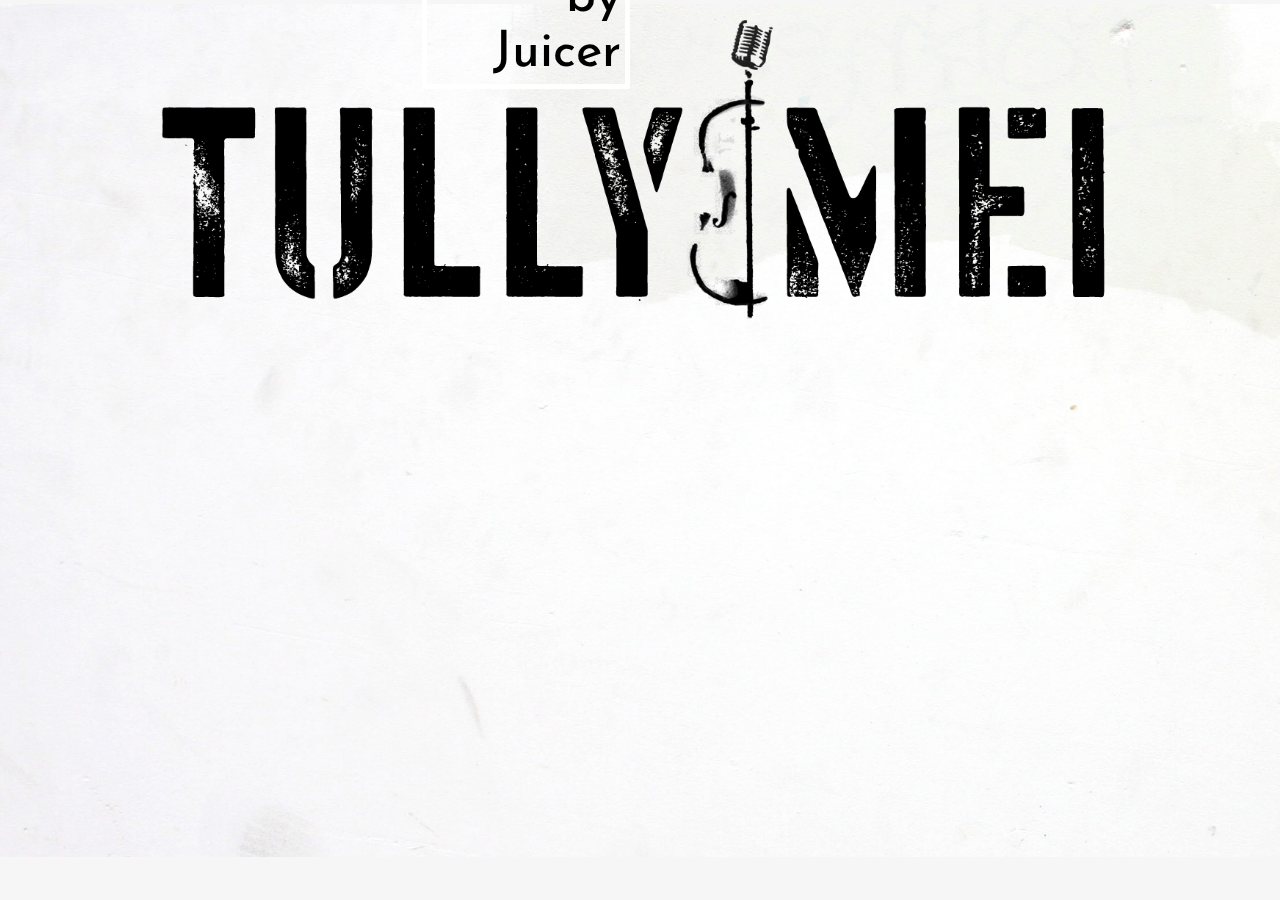
<file: index.html>
<!DOCTYPE html>
<html>
<head>
  <meta charset="utf-8">
    <meta http-equiv="X-UA-Compatible" content="IE=edge">
    <meta name="viewport" content="width=device-width, initial-scale=1">
    <meta name="description" content="">
    <meta name="author" content="">

  <title>TULLY & MEI</title>
  <!-- Bootrstrap -->
  <link rel="stylesheet" href="https://maxcdn.bootstrapcdn.com/bootstrap/3.3.4/css/bootstrap.min.css">
  <!-- Stylesheet -->
  <link rel="stylesheet" type="text/css" href="test.css">
  <!-- Fonts -->
  <link href='http://fonts.googleapis.com/css?family=Josefin+Sans:100,300,300italic,400,600' rel='stylesheet' type='text/css'>

<script>
  (function(i,s,o,g,r,a,m){i['GoogleAnalyticsObject']=r;i[r]=i[r]||function(){
  (i[r].q=i[r].q||[]).push(arguments)},i[r].l=1*new Date();a=s.createElement(o),
  m=s.getElementsByTagName(o)[0];a.async=1;a.src=g;m.parentNode.insertBefore(a,m)
  })(window,document,'script','https://www.google-analytics.com/analytics.js','ga');

  ga('create', 'UA-80905819-1', 'auto');
  ga('send', 'pageview');

</script>
</head>

<body>

<!-- <h4 class = "mobile">TULLY & MEI</h4> -->

<!-- <nav class="navbar navbar-default">
  <div class="navbar-header">

    <button type="button" class="navbar-toggle collapsed" data-toggle="collapse" data-target="#navbar" aria-expanded="false" aria-controls="navbar">
        <span class="sr-only">Toggle navigation</span>
        <span class="icon-bar"></span>
        <span class="icon-bar"></span>
        <span class="icon-bar"></span>
    </button>
  </div>
  <div id = "navbar" class="navbar-collapse collapse">
  <ul class="nav nav-stacked">
      <li><a href="/index.html">Home</a></li>
      <li><a href="/music.html">Our Music</a></li>
      <li class = "active"><a href="/news.html">News</a></li>
      <li><a href="/photos.html">Photos</a></li>
      <li><a href="/commissions.html">Commission A Song</a></li>
      <li><a href="/book.html">Book A Show</a></li>
  </ul>  
  </div>
</nav> -->

<div class = "mobile"><hr></div>

<img class = "logo" src="images/tullymei.png">

<div class = "buffer">

<style>.embed-container { position: relative; padding-bottom: 56.25%; height: 0; overflow: hidden; max-width: 100%; margin-bottom: 40px; } .embed-container iframe, .embed-container object, .embed-container embed { position: absolute; top: 0; left: 0; width: 100%; height: 100%; }</style><div class='embed-container'><iframe src='https://www.youtube.com/embed/dTHf8pNNKs8' frameborder='0' allowfullscreen></iframe></div>

<!-- <h2>TULLY & MEI</h2> -->

<!-- <script src="//assets.juicer.io/embed.js" type="text/javascript"></script>
<link href="//assets.juicer.io/embed.css" media="all" rel="stylesheet" type="text/css" />
<ul class="juicer-feed" data-feed-id="lj" style = "padding-left:13%; padding-right:13%;"><h1 class="referral"><a href="http://www.juicer.io">Powered by Juicer</a></h1></ul> -->

<script src="//assets.juicer.io/embed.js" type="text/javascript"></script>
<link href="//assets.juicer.io/embed.css" media="all" rel="stylesheet" type="text/css" />
<ul class="juicer-feed" data-feed-id="lj" style="
    padding: 0% 15% 0% 15%;
"><h1 class="referral"><a href="http://www.juicer.io">Powered by Juicer</a></h1></ul>

</div>

<script src="https://ajax.googleapis.com/ajax/libs/jquery/2.1.3/jquery.min.js"></script>
<script src="https://maxcdn.bootstrapcdn.com/bootstrap/3.3.5/js/bootstrap.min.js"></script>

</body>
</html>

<!-- <!DOCTYPE html>
<html>
<head>
	<meta charset="utf-8">
    <meta http-equiv="X-UA-Compatible" content="IE=edge">
    <meta name="viewport" content="width=device-width, initial-scale=1">
    <meta name="description" content="">
    <meta name="author" content="">

	<title>TULLY & MEI</title>

	<link rel="stylesheet" href="https://maxcdn.bootstrapcdn.com/bootstrap/3.3.4/css/bootstrap.min.css">

	<link rel="stylesheet" type="text/css" href="test.css">

	<link href='http://fonts.googleapis.com/css?family=Josefin+Sans:100,300,300italic,400,600' rel='stylesheet' type='text/css'>

	<script>
  (function(i,s,o,g,r,a,m){i['GoogleAnalyticsObject']=r;i[r]=i[r]||function(){
  (i[r].q=i[r].q||[]).push(arguments)},i[r].l=1*new Date();a=s.createElement(o),
  m=s.getElementsByTagName(o)[0];a.async=1;a.src=g;m.parentNode.insertBefore(a,m)
  })(window,document,'script','https://www.google-analytics.com/analytics.js','ga');

  ga('create', 'UA-80905819-1', 'auto');
  ga('send', 'pageview');

</script>
</head>

<body>

<h4 class = "mobile">TULLY & MEI</h4>

<nav class="navbar navbar-default">
  <div class="navbar-header">
  
    <button type="button" class="navbar-toggle collapsed" data-toggle="collapse" data-target="#navbar" aria-expanded="false" aria-controls="navbar">
        <span class="sr-only">Toggle navigation</span>
        <span class="icon-bar"></span>
        <span class="icon-bar"></span>
        <span class="icon-bar"></span>
    </button>
  </div>
  <div id = "navbar" class="navbar-collapse collapse">
  <ul class="nav nav-stacked">
      <li class = "active"><a href="/index.html">Home</a></li>
      <li><a href="/music.html">Our Music</a></li>
      <li><a href="/news.html">News</a></li>
      <li><a href="/photos.html">Photos</a></li>
      <li><a href="/commissions.html">Commission A Song</a></li>
      <li><a href="/book.html">Book A Show</a></li>
  </ul>  
  </div>
</nav>

<div class = "mobile"><hr></div>

<div class = "tablet">
	TULLY & MEI
	<br>
</div>

<div class = "title">
	TULLY<br>&<br>MEI

	<br>
</div>
<ul class="soc">
	<li><a class="soc-spotify" href="https://open.spotify.com/artist/3nVclcAU2qHVFrPugK64OB" target="_blank"></a></li>
	<li><a class="soc-facebook" href="https://www.facebook.com/tullyandmei" target="_blank"></a></li>
	<li><a class="soc-youtube" href="https://www.youtube.com/channel/UC_TkJ2dtig-dR8jE1YTp8dA" target="_blank"></a></li>
	<li><a class="soc-instagram soc-icon-last" href="https://instagram.com/tullyandmei/" target="_blank"></a></li>
</ul>

<a href="https://itunes.apple.com/us/album/raised-on-love-songs-single/id1083743635">
  <div>
    <img class = "album" src="images/album.jpg">
    <div class = "album_subtitle">Now available - the debut EP from Tully & Mei</div>
  </div>
</a>


<div class = "tour">
	<h2 style = "padding-top: 24px; text-align:center; margin: 0% 4% 0% 4%;">Hi, we’re Tully and Mei.<br>We write and produce songs for ourselves and other artists.<br><a style = "color:#23527c; font-weight:400;" href="/music.html">Listen Here</a></h2>

<div class = "footer" style = "background-color:white;">
	Designed by <a style = "color:black; text-decoration:underline;" href="http://danielpeterschmidt.com">Daniel Peterschmidt</a>
</div>
</div>

<script src="https://ajax.googleapis.com/ajax/libs/jquery/2.1.3/jquery.min.js"></script>
<script src="https://maxcdn.bootstrapcdn.com/bootstrap/3.3.5/js/bootstrap.min.js"></script>

</body>
</html>

 -->
</file>
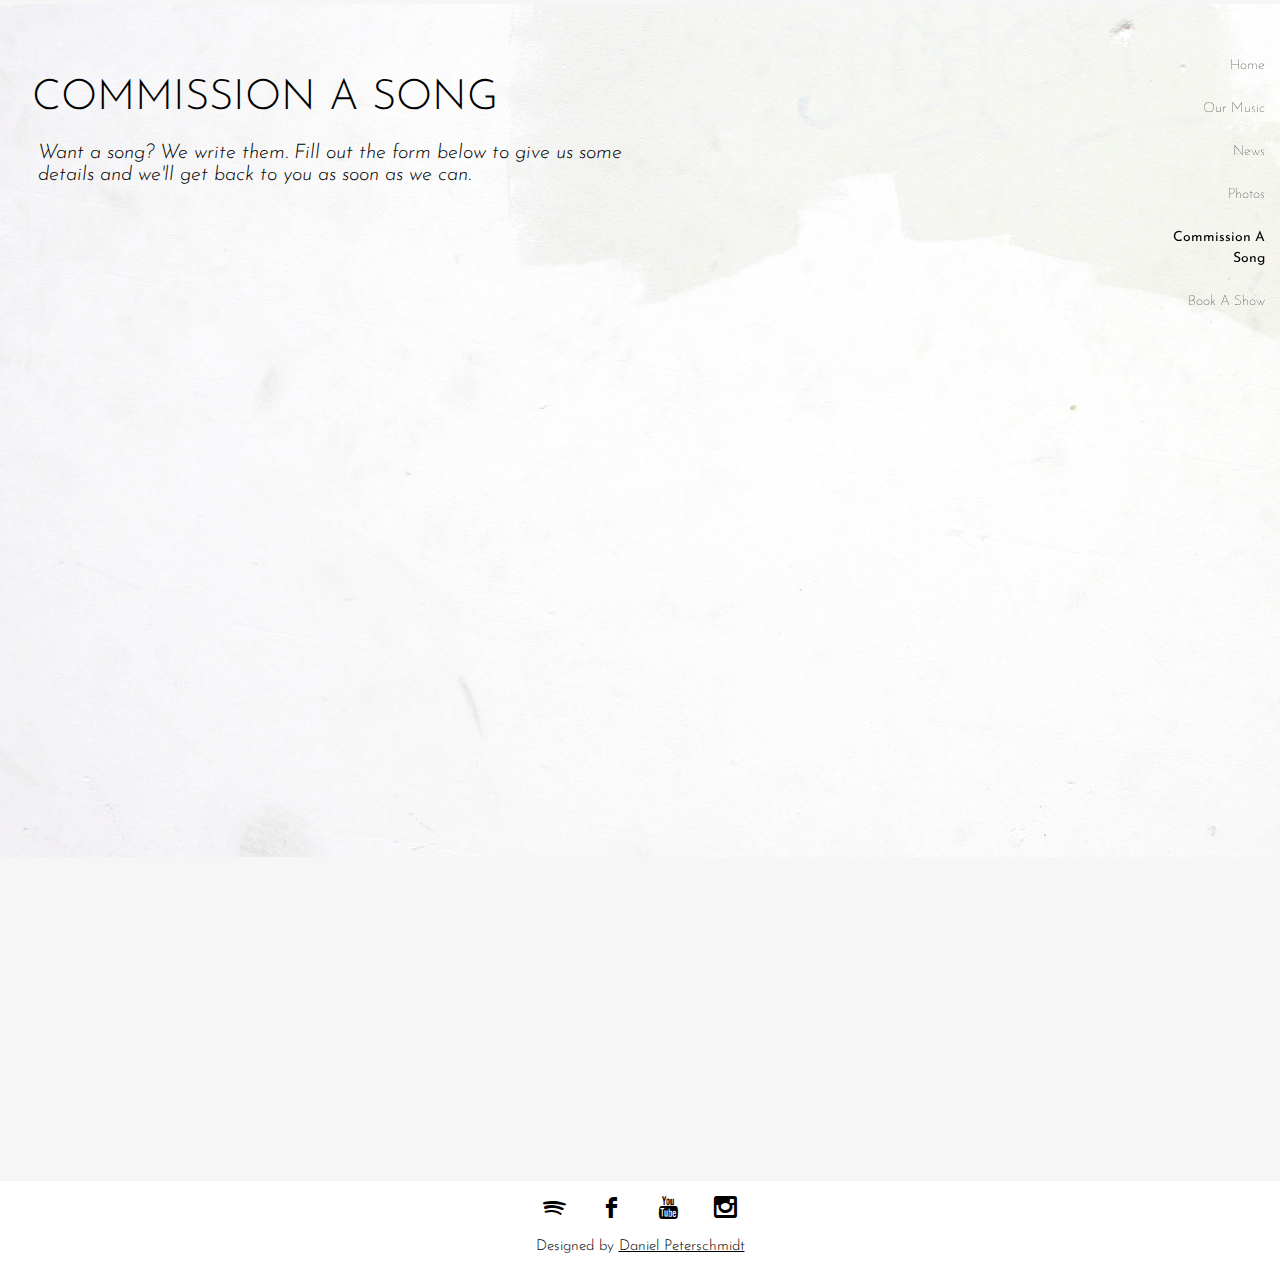
<file: commissions.html>
<!DOCTYPE html>
<html>
<head>
	<meta charset="utf-8">
    <meta http-equiv="X-UA-Compatible" content="IE=edge">
    <meta name="viewport" content="width=device-width, initial-scale=1">
    <meta name="description" content="">
    <meta name="author" content="">

	<title>TULLY & MEI</title>
	<!-- Bootrstrap -->
	<link rel="stylesheet" href="https://maxcdn.bootstrapcdn.com/bootstrap/3.3.4/css/bootstrap.min.css">
	<!-- Stylesheet -->
	<link rel="stylesheet" type="text/css" href="test.css">
	<!-- Fonts -->
	<link href='http://fonts.googleapis.com/css?family=Josefin+Sans:100,300,300italic,400,600' rel='stylesheet' type='text/css'>

<script>
  (function(i,s,o,g,r,a,m){i['GoogleAnalyticsObject']=r;i[r]=i[r]||function(){
  (i[r].q=i[r].q||[]).push(arguments)},i[r].l=1*new Date();a=s.createElement(o),
  m=s.getElementsByTagName(o)[0];a.async=1;a.src=g;m.parentNode.insertBefore(a,m)
  })(window,document,'script','https://www.google-analytics.com/analytics.js','ga');

  ga('create', 'UA-80905819-1', 'auto');
  ga('send', 'pageview');

</script>
  
</head>

<body>

<h4 class = "mobile">TULLY & MEI</h4>

<nav class="navbar navbar-default">
  <div class="navbar-header">
  <!-- Hamburger button -->
    <button type="button" class="navbar-toggle collapsed" data-toggle="collapse" data-target="#navbar" aria-expanded="false" aria-controls="navbar">
        <span class="sr-only">Toggle navigation</span>
        <span class="icon-bar"></span>
        <span class="icon-bar"></span>
        <span class="icon-bar"></span>
    </button>
  </div>
  <div id = "navbar" class="navbar-collapse collapse">
  <ul class="nav nav-stacked">
      <li><a href="/index.html">Home</a></li>
      <li><a href="/music.html">Our Music</a></li>
      <li><a href="/news.html">News</a></li>
      <li><a href="/photos.html">Photos</a></li>
      <li class = "active"><a href="/commissions.html">Commission A Song</a></li>
      <li><a href="/book.html">Book A Show</a></li>
  </ul>  
  </div>
</nav>

<div class = "mobile"><hr></div>

<h2>COMMISSION A SONG</h2>
<h3>Want a song? We write them. Fill out the form below to give us some details and we'll get back to you as soon as we can.</h3>

<iframe width="100%" height="100%;" allowTransparency="true" frameborder="0" scrolling="no" style="border:none" src="http://www.emailmeform.com/builder/embed/Y8NTGH01XOBekaf3ALe1aM"><a href="http://www.emailmeform.com/builder/embed/Y8NTGH01XOBekaf3ALe1aM">Fill out form.</a></iframe>

<!-- <form>
  <div class="form-group">
    <label for="email">Email address</label>
    <input type="email" class="form-control" id="email" placeholder="What's your email address?" name = "email">
  </div>
  <div class="form-group">
  	<label for="artist">Artist</label>
    <input type="text" class="form-control" id="artist" placeholder = "What artist do you represent?" name = "artist"></textarea>
  </div>
  <div class="form-group">
  	<label for="desc">Description</label>
    <textarea class="form-control" rows="3" placeholder = "Give us an idea of the vibe of the song." id = "desc" name = "desc"></textarea>
  </div>
  <button type="submit" name = "send" value = "Send Message" class="btn btn-default pull-left">Submit</button>
</form> -->

<br><br><br><br>

<!-- <hr> -->

<div class = "footer" style = "background-color:white;">
  <ul class="soc2">
  <li><a class="soc2-spotify" href="https://open.spotify.com/artist/3nVclcAU2qHVFrPugK64OB" target="_blank"></a></li>
  <li><a class="soc2-facebook" href="https://www.facebook.com/tullyandmei" target="_blank"></a></li>
  <li><a class="soc2-youtube" href="https://www.youtube.com/channel/UC_TkJ2dtig-dR8jE1YTp8dA" target="_blank"></a></li>
  <li><a class="soc2-instagram soc2-icon-last" href="https://instagram.com/tullyandmei/" target="_blank"></a></li>
</ul>
  Designed by <a style = "color:black; text-decoration:underline;" href="http://danielpeterschmidt.com">Daniel Peterschmidt</a>
</div>


<script src="https://ajax.googleapis.com/ajax/libs/jquery/2.1.3/jquery.min.js"></script>
<script src="https://maxcdn.bootstrapcdn.com/bootstrap/3.3.5/js/bootstrap.min.js"></script>

</body>
</html>
</file>
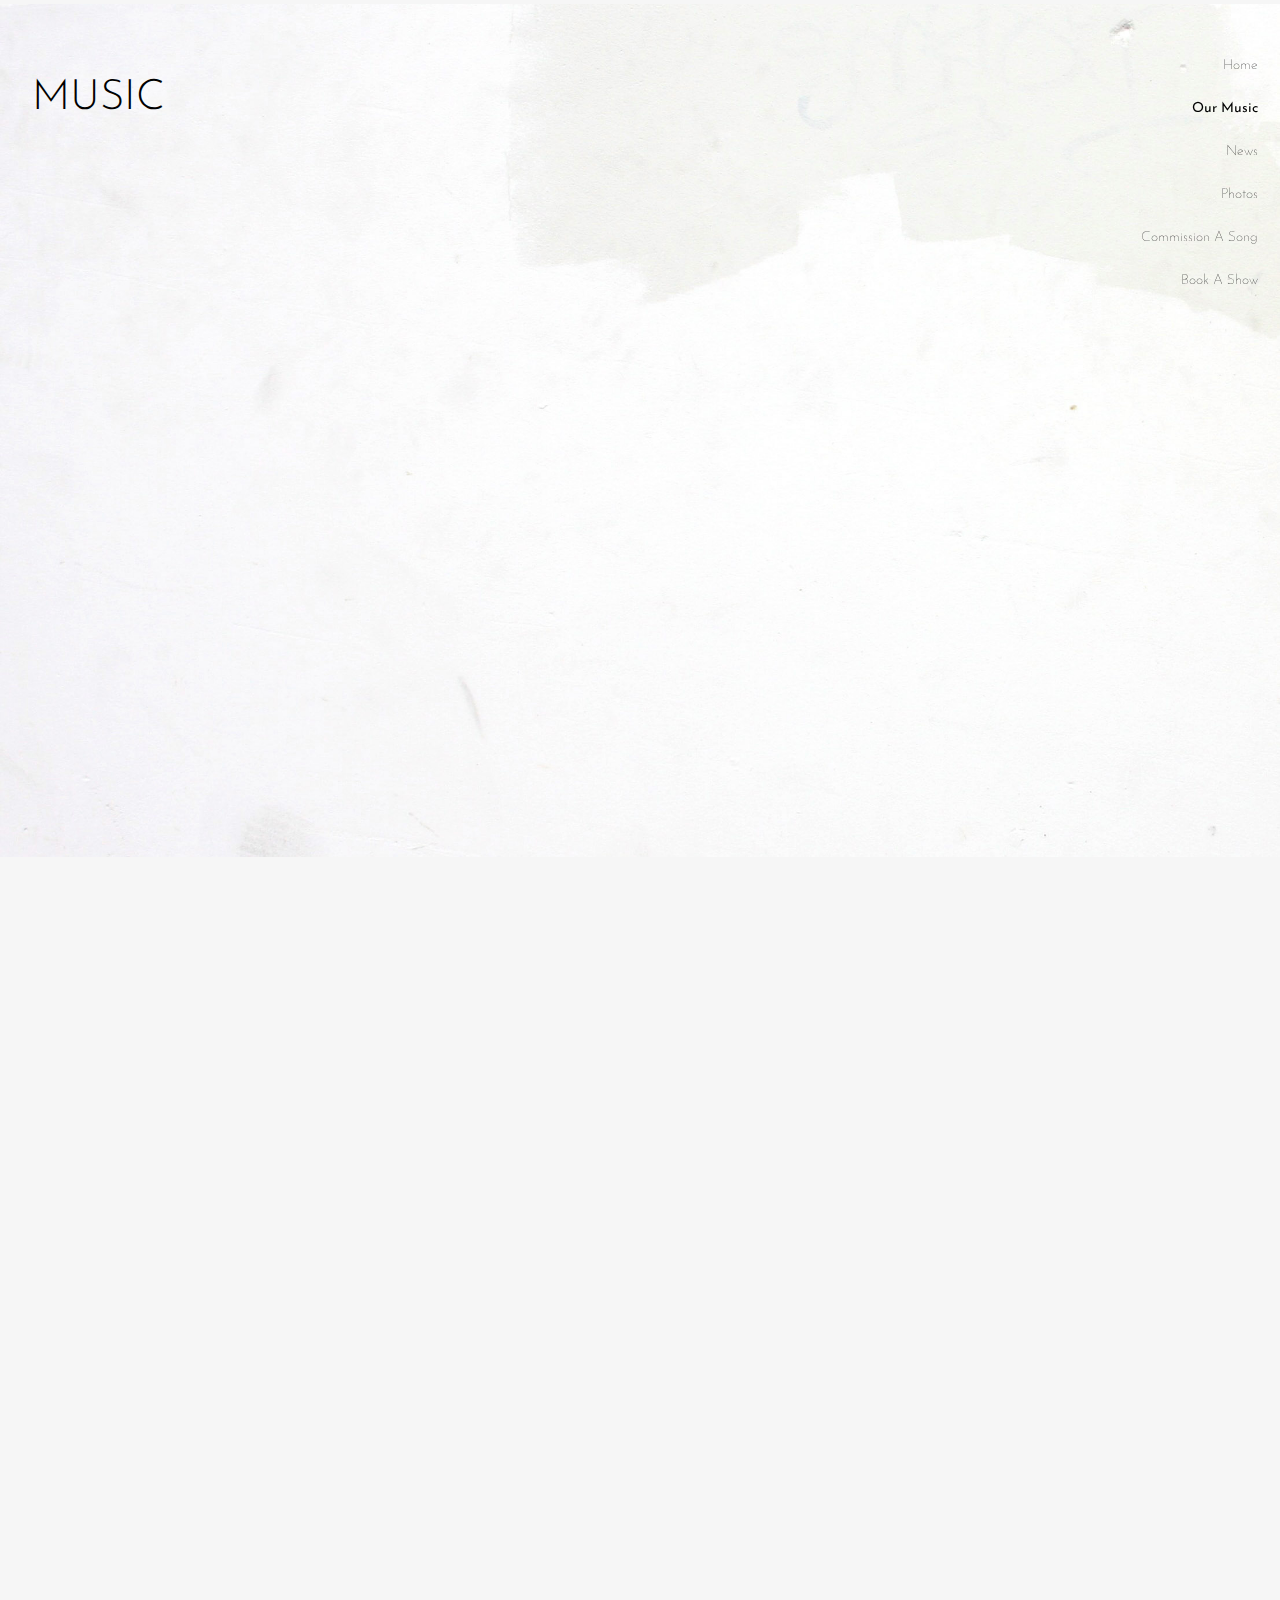
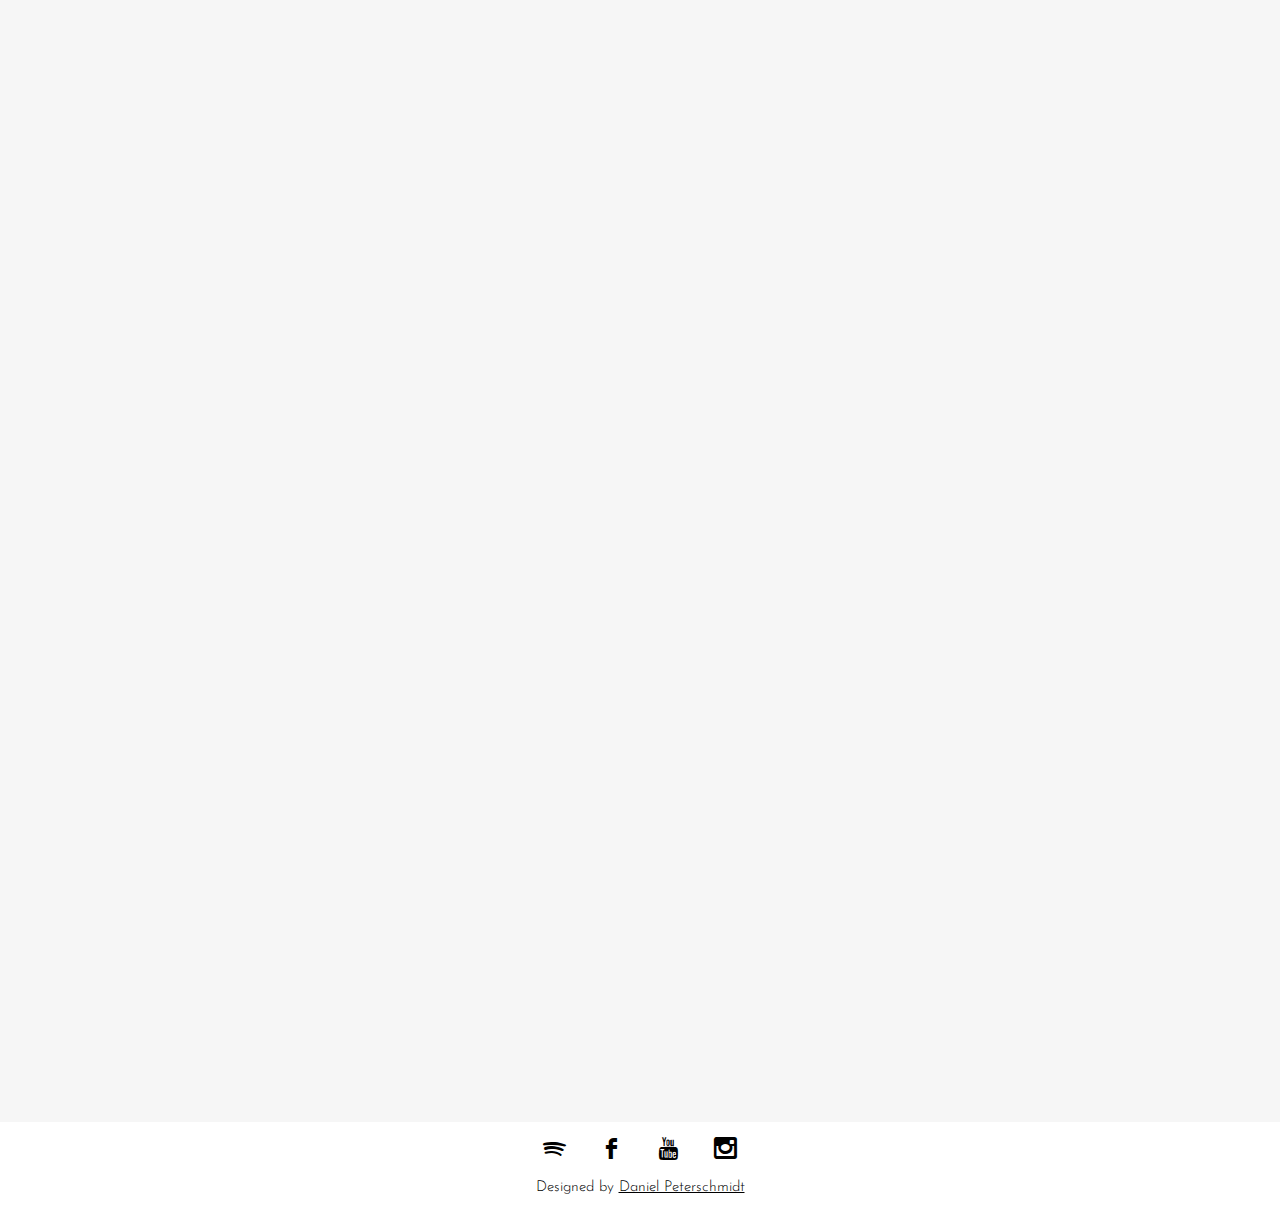
<file: music.html>
<!DOCTYPE html>
<html>
<head>
	<meta charset="utf-8">
    <meta http-equiv="X-UA-Compatible" content="IE=edge">
    <meta name="viewport" content="width=device-width, initial-scale=1">
    <meta name="description" content="">
    <meta name="author" content="">

	<title>TULLY & MEI</title>
	<!-- Bootrstrap -->
	<link rel="stylesheet" href="https://maxcdn.bootstrapcdn.com/bootstrap/3.3.4/css/bootstrap.min.css">
	<!-- Stylesheet -->
	<link rel="stylesheet" type="text/css" href="test.css">
	<!-- Fonts -->
	<link href='http://fonts.googleapis.com/css?family=Josefin+Sans:100,300,300italic,400,600' rel='stylesheet' type='text/css'>

 <script>
  (function(i,s,o,g,r,a,m){i['GoogleAnalyticsObject']=r;i[r]=i[r]||function(){
  (i[r].q=i[r].q||[]).push(arguments)},i[r].l=1*new Date();a=s.createElement(o),
  m=s.getElementsByTagName(o)[0];a.async=1;a.src=g;m.parentNode.insertBefore(a,m)
  })(window,document,'script','https://www.google-analytics.com/analytics.js','ga');

  ga('create', 'UA-80905819-1', 'auto');
  ga('send', 'pageview');

</script>
</head>

<body>

<h4 class = "mobile">TULLY & MEI</h4>

<nav class="navbar navbar-default">
  <div class="navbar-header">
  <!-- Hamburger button -->
    <button type="button" class="navbar-toggle collapsed" data-toggle="collapse" data-target="#navbar" aria-expanded="false" aria-controls="navbar">
        <span class="sr-only">Toggle navigation</span>
        <span class="icon-bar"></span>
        <span class="icon-bar"></span>
        <span class="icon-bar"></span>
    </button>
  </div>
  <div id = "navbar" class="navbar-collapse collapse">
  <ul class="nav nav-stacked">
      <li><a href="/index.html">Home</a></li>
      <li class = "active"><a href="/music.html">Our Music</a></li>
      <li><a href="/news.html">News</a></li>
      <li><a href="/photos.html">Photos</a></li>
      <li><a href="/commissions.html">Commission A Song</a></li>
      <li><a href="/book.html">Book A Show</a></li>
  </ul>  
  </div>
</nav>

<div class = "mobile"><hr></div>

<h2>MUSIC</h2>

<!-- <iframe src="https://embed.spotify.com/?uri=spotify%3Aartist%3A3nVclcAU2qHVFrPugK64OB&view=coverart" width="323" height="380" frameborder="0" allowtransparency="true" class = "pull-left"></iframe> -->

<br>

<!-- Keep You -->
<style>.embed-container { position: relative; padding-bottom: 56.25%; height: 0; overflow: hidden; max-width: 95%; } .embed-container iframe, .embed-container object, .embed-container embed { position: absolute; top: 0; left: 3%; width: 88%; height: 84%; }</style><div class='embed-container'><iframe src='https://www.youtube.com/embed/Z-iWa0a1M8A' frameborder='0' allowfullscreen></iframe></div>

<!-- Think You Wanna Love Me -->
<style>.embed-container { position: relative; padding-bottom: 56.25%; height: 0; overflow: hidden; max-width: 95%; } .embed-container iframe, .embed-container object, .embed-container embed { position: absolute; top: 0; left: 3%; width: 88%; height: 84%; }</style><div class='embed-container'><iframe src='https://www.youtube.com/embed/kP1nnps4HeY' frameborder='0' allowfullscreen></iframe></div>

<!-- Scratch Live at Metronome -->
<style>.embed-container { position: relative; padding-bottom: 56.25%; height: 0; overflow: hidden; max-width: 95%; } .embed-container iframe, .embed-container object, .embed-container embed { position: absolute; top: 0; left: 3%; width: 88%; height: 84%; }</style><div class='embed-container'><iframe src='https://www.youtube.com/embed/1qiMjpslDm8' frameborder='0' allowfullscreen></iframe></div>

<!-- Scratch Live at Metronome -->
<style>.embed-container { position: relative; padding-bottom: 56.25%; height: 0; overflow: hidden; max-width: 95%; } .embed-container iframe, .embed-container object, .embed-container embed { position: absolute; top: 0; left: 3%; width: 88%; height: 84%; }</style><div class='embed-container'><iframe src='https://www.youtube.com/embed/zvXrZ3CAYMo' frameborder='0' allowfullscreen></iframe></div>

<!-- Stowaway -->
<style>.embed-container { position: relative; padding-bottom: 56.25%; height: 0; overflow: hidden; max-width: 95%; } .embed-container iframe, .embed-container object, .embed-container embed { position: absolute; top: 0; left: 3%; width: 88%; height: 84%; }</style><div class='embed-container'><iframe src='https://www.youtube.com/embed/X9r0tNGhN4o' frameborder='0' allowfullscreen></iframe></div>


<!-- Another Rainy Day -->
<style>.embed-container { position: relative; padding-bottom: 56.25%; height: 0; overflow: hidden; max-width: 95%; } .embed-container iframe, .embed-container object, .embed-container embed { position: absolute; top: 0; left: 3%; width: 88%; height: 84%; }</style><div class='embed-container'><iframe src='https://www.youtube.com/embed/y7nWSUkc_T4' frameborder='0' allowfullscreen></iframe></div>


<!-- Empty The Pockets -->
<style>.embed-container { position: relative; padding-bottom: 56.25%; height: 0; overflow: hidden; max-width: 95%; } .embed-container iframe, .embed-container object, .embed-container embed { position: absolute; top: 0; left: 3%; width: 88%; height: 84%; }</style><div class='embed-container'><iframe src='https://www.youtube.com/embed/C5c5S0BIQgM' frameborder='0' allowfullscreen></iframe></div>


<!-- Scratch -->
<style>.embed-container { position: relative; padding-bottom: 56.25%; height: 0; overflow: hidden; max-width: 95%; } .embed-container iframe, .embed-container object, .embed-container embed { position: absolute; top: 0; left: 3%; width: 88%; height: 84%; }</style><div class='embed-container'><iframe src='https://www.youtube.com/embed/S81rovLXb6s' frameborder='0' allowfullscreen></iframe></div>
<br>

<!-- <hr> -->

<div class = "footer" style = "background-color:white;">
  <ul class="soc2">
  <li><a class="soc2-spotify" href="https://open.spotify.com/artist/3nVclcAU2qHVFrPugK64OB" target="_blank"></a></li>
  <li><a class="soc2-facebook" href="https://www.facebook.com/tullyandmei" target="_blank"></a></li>
  <li><a class="soc2-youtube" href="https://www.youtube.com/channel/UC_TkJ2dtig-dR8jE1YTp8dA" target="_blank"></a></li>
  <li><a class="soc2-instagram soc2-icon-last" href="https://instagram.com/tullyandmei/" target="_blank"></a></li>


<!--     <li><a class="soc2-spotify" href="https://open.spotify.com/artist/3nVclcAU2qHVFrPugK64OB" target="_blank"></a></li>
    <li><a class="soc2-facebook" href="https://www.facebook.com/LiamTullyMusic" target="_blank"></a></li>
    <li><a class="soc2-youtube" href="https://www.youtube.com/channel/UC_TkJ2dtig-dR8jE1YTp8dA" target="_blank"></a></li>
    <li><a class="soc2-instagram soc2-icon-last" href="https://instagram.com/liamptully/" target="_blank"></a></li> -->
</ul>
  Designed by <a style = "color:black; text-decoration:underline;" href="http://danielpeterschmidt.com">Daniel Peterschmidt</a>
</div>

<script src="https://ajax.googleapis.com/ajax/libs/jquery/2.1.3/jquery.min.js"></script>
<script src="https://maxcdn.bootstrapcdn.com/bootstrap/3.3.5/js/bootstrap.min.js"></script>

</body>
</html>
</file>
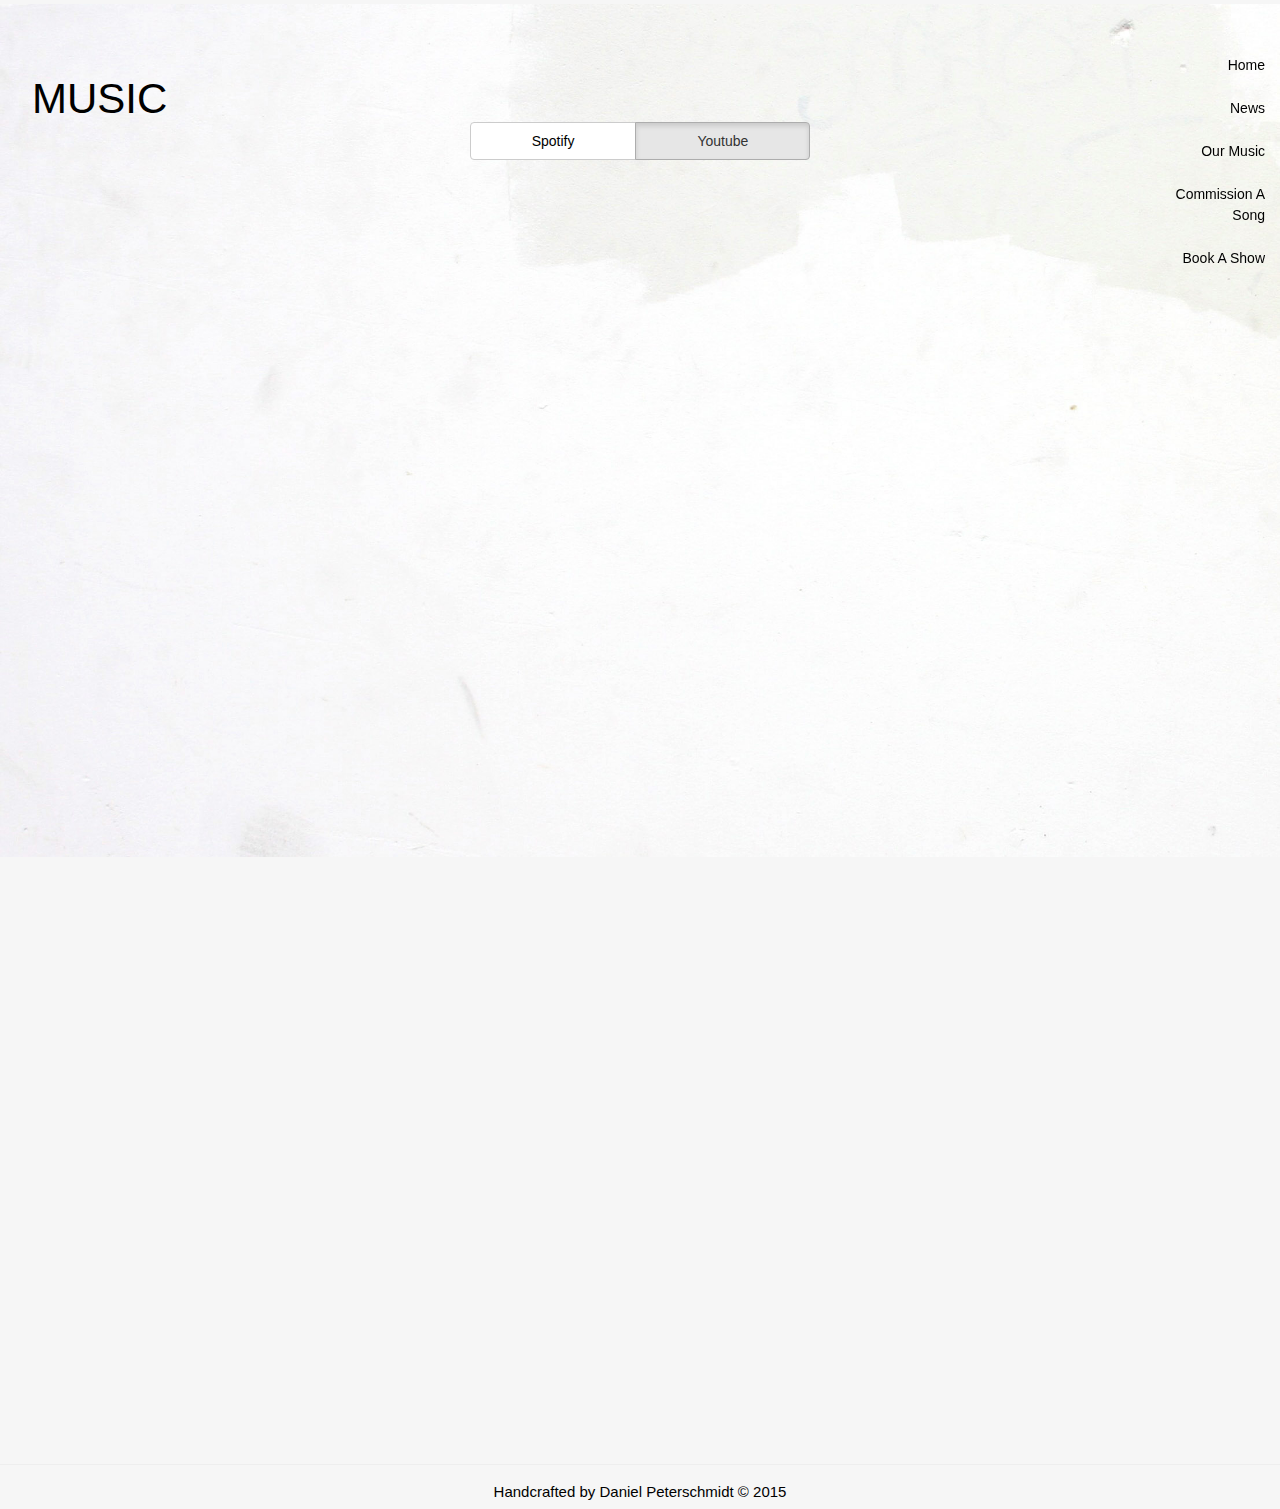
<file: music_youtube.html>
<!DOCTYPE html>
<html>
<head>
	<meta charset="utf-8">
    <meta http-equiv="X-UA-Compatible" content="IE=edge">
    <meta name="viewport" content="width=device-width, initial-scale=1">
    <meta name="description" content="">
    <meta name="author" content="">

	<title>LIAM TULLY & JOHNNY MEI</title>
	<!-- Bootrstrap -->
	<link rel="stylesheet" href="https://maxcdn.bootstrapcdn.com/bootstrap/3.3.4/css/bootstrap.min.css">
	<!-- Stylesheet -->
	<link rel="stylesheet" type="text/css" href="test.css">
	<!-- Fonts -->
	<link href='http://fonts.googleapis.com/css?family=Lato:300,400,700' rel='stylesheet' type='text/css'>
</head>

<body>

<nav class="navbar navbar-default">
  <div class="navbar-header">
  <!-- Hamburger button -->
    <button type="button" class="navbar-toggle collapsed" data-toggle="collapse" data-target="#navbar" aria-expanded="false" aria-controls="navbar">
        <span class="sr-only">Toggle navigation</span>
        <span class="icon-bar"></span>
        <span class="icon-bar"></span>
        <span class="icon-bar"></span>
    </button>
  </div>
  <div id = "navbar" class="navbar-collapse collapse">
  <ul class="nav nav-pills nav-stacked">
      <li><a href="/LJ/test.html">Home</a></li>
      <li><a href="/LJ/news.html">News</a></li>
      <li class = "active"><a href="/LJ/music.html">Our Music</a></li>
      <li><a href="/LJ/commissions.html">Commission A Song</a></li>
      <li><a href="/LJ/book.html">Book A Show</a></li>
  </ul>  
  </div>
</nav>

<h2>MUSIC</h2>

<div class="btn-group" role="group" aria-label="...">
  <button type="button" class="btn btn-default"><a href="/LJ/music.html">Spotify</a></button>
  <button type="button" class="btn btn-default active">Youtube</button>
</div>

<br>

<iframe width="560" height="315" src="https://www.youtube.com/embed/C5c5S0BIQgM" frameborder="0" allowfullscreen></iframe>
<br>
<iframe width="560" height="315" src="https://www.youtube.com/embed/8LLbHt_Aa2Q" frameborder="0" allowfullscreen></iframe>
<br>
<iframe width="560" height="315" src="https://www.youtube.com/embed/S81rovLXb6s" frameborder="0" allowfullscreen></iframe>
<br>
<iframe width="560" height="315" src="https://www.youtube.com/embed/y7nWSUkc_T4" frameborder="0" allowfullscreen></iframe>

<hr>

<div class = "footer">
	Handcrafted by Daniel Peterschmidt © 2015
</div>

<script src="https://ajax.googleapis.com/ajax/libs/jquery/2.1.3/jquery.min.js"></script>
<script src="https://maxcdn.bootstrapcdn.com/bootstrap/3.3.5/js/bootstrap.min.js"></script>

</body>
</html>
</file>
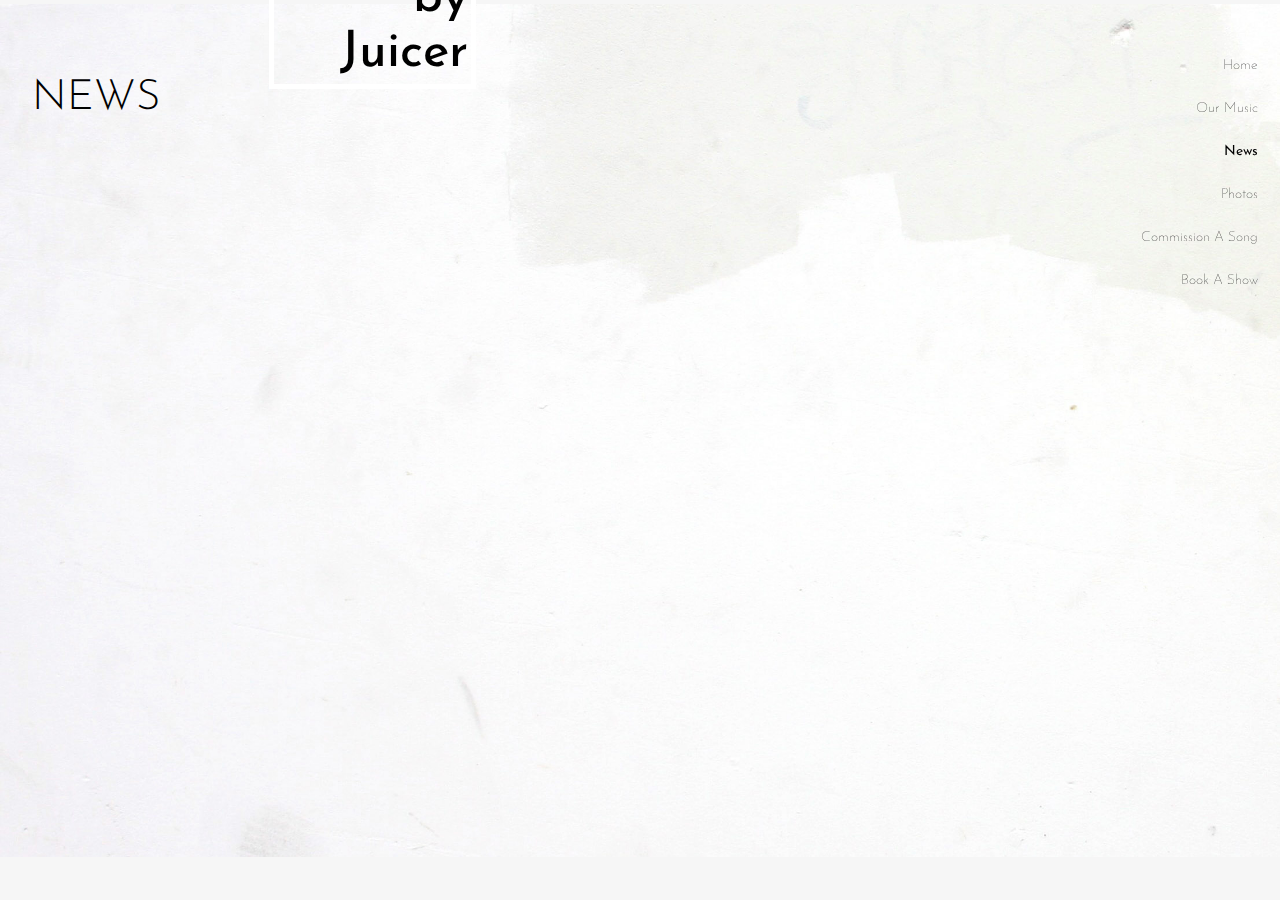
<file: news.html>
<!DOCTYPE html>
<html>
<head>
	<meta charset="utf-8">
    <meta http-equiv="X-UA-Compatible" content="IE=edge">
    <meta name="viewport" content="width=device-width, initial-scale=1">
    <meta name="description" content="">
    <meta name="author" content="">

	<title>TULLY & MEI</title>
	<!-- Bootrstrap -->
	<link rel="stylesheet" href="https://maxcdn.bootstrapcdn.com/bootstrap/3.3.4/css/bootstrap.min.css">
	<!-- Stylesheet -->
	<link rel="stylesheet" type="text/css" href="test.css">
	<!-- Fonts -->
	<link href='http://fonts.googleapis.com/css?family=Josefin+Sans:100,300,300italic,400,600' rel='stylesheet' type='text/css'>

<script>
  (function(i,s,o,g,r,a,m){i['GoogleAnalyticsObject']=r;i[r]=i[r]||function(){
  (i[r].q=i[r].q||[]).push(arguments)},i[r].l=1*new Date();a=s.createElement(o),
  m=s.getElementsByTagName(o)[0];a.async=1;a.src=g;m.parentNode.insertBefore(a,m)
  })(window,document,'script','https://www.google-analytics.com/analytics.js','ga');

  ga('create', 'UA-80905819-1', 'auto');
  ga('send', 'pageview');

</script>
</head>

<body>

<h4 class = "mobile">TULLY & MEI</h4>

<nav class="navbar navbar-default">
  <div class="navbar-header">
  <!-- Hamburger button -->
    <button type="button" class="navbar-toggle collapsed" data-toggle="collapse" data-target="#navbar" aria-expanded="false" aria-controls="navbar">
        <span class="sr-only">Toggle navigation</span>
        <span class="icon-bar"></span>
        <span class="icon-bar"></span>
        <span class="icon-bar"></span>
    </button>
  </div>
  <div id = "navbar" class="navbar-collapse collapse">
  <ul class="nav nav-stacked">
      <li><a href="/index.html">Home</a></li>
      <li><a href="/music.html">Our Music</a></li>
      <li class = "active"><a href="/news.html">News</a></li>
      <li><a href="/photos.html">Photos</a></li>
      <li><a href="/commissions.html">Commission A Song</a></li>
      <li><a href="/book.html">Book A Show</a></li>
  </ul>  
  </div>
</nav>

<div class = "mobile"><hr></div>

<h2>NEWS</h2>

<!-- <script src="//assets.juicer.io/embed.js" type="text/javascript"></script>
<link href="//assets.juicer.io/embed.css" media="all" rel="stylesheet" type="text/css" />
<ul class="juicer-feed" data-feed-id="lj" style = "padding-left:13%; padding-right:13%;"><h1 class="referral"><a href="http://www.juicer.io">Powered by Juicer</a></h1></ul> -->

<script src="//assets.juicer.io/embed.js" type="text/javascript"></script>
<link href="//assets.juicer.io/embed.css" media="all" rel="stylesheet" type="text/css" />
<ul class="juicer-feed" data-feed-id="lj" style="
    padding: 0% 15% 0% 15%;
"><h1 class="referral"><a href="http://www.juicer.io">Powered by Juicer</a></h1></ul>

<script src="https://ajax.googleapis.com/ajax/libs/jquery/2.1.3/jquery.min.js"></script>
<script src="https://maxcdn.bootstrapcdn.com/bootstrap/3.3.5/js/bootstrap.min.js"></script>

</body>
</html>
</file>
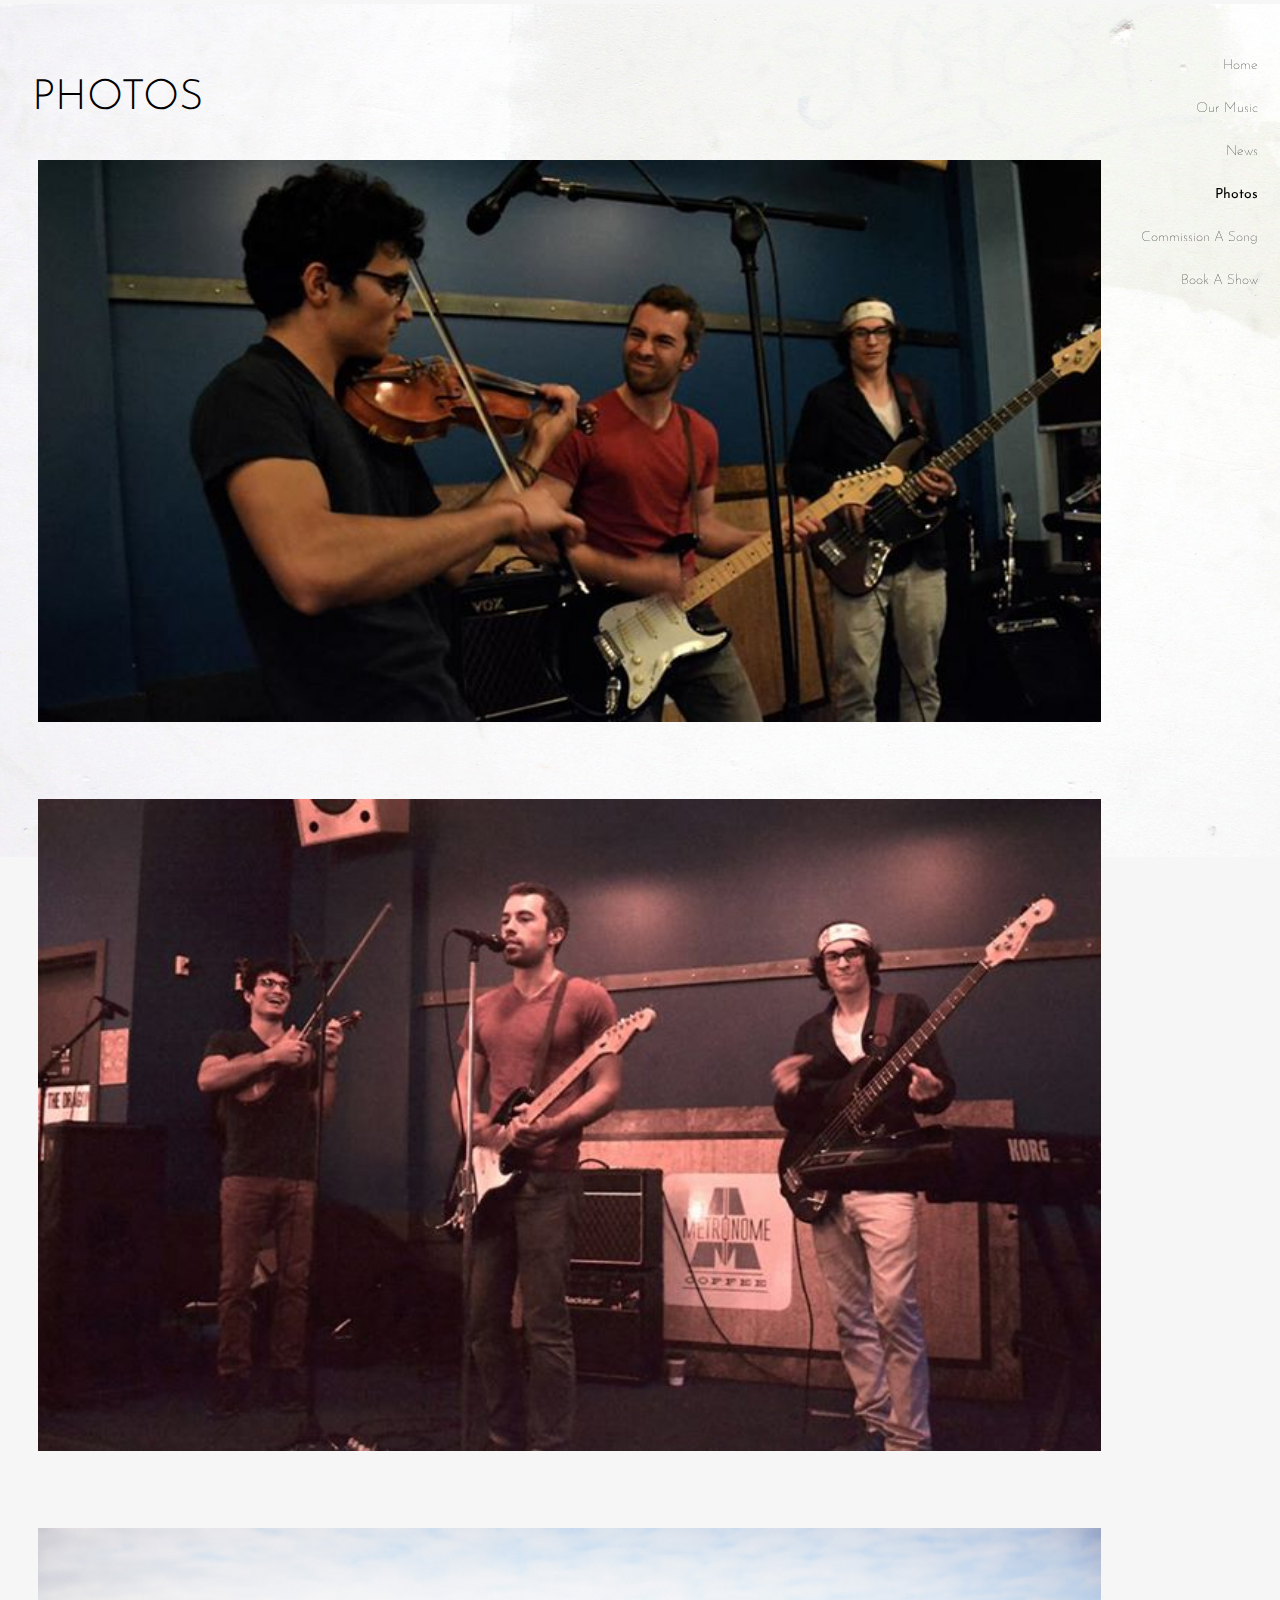
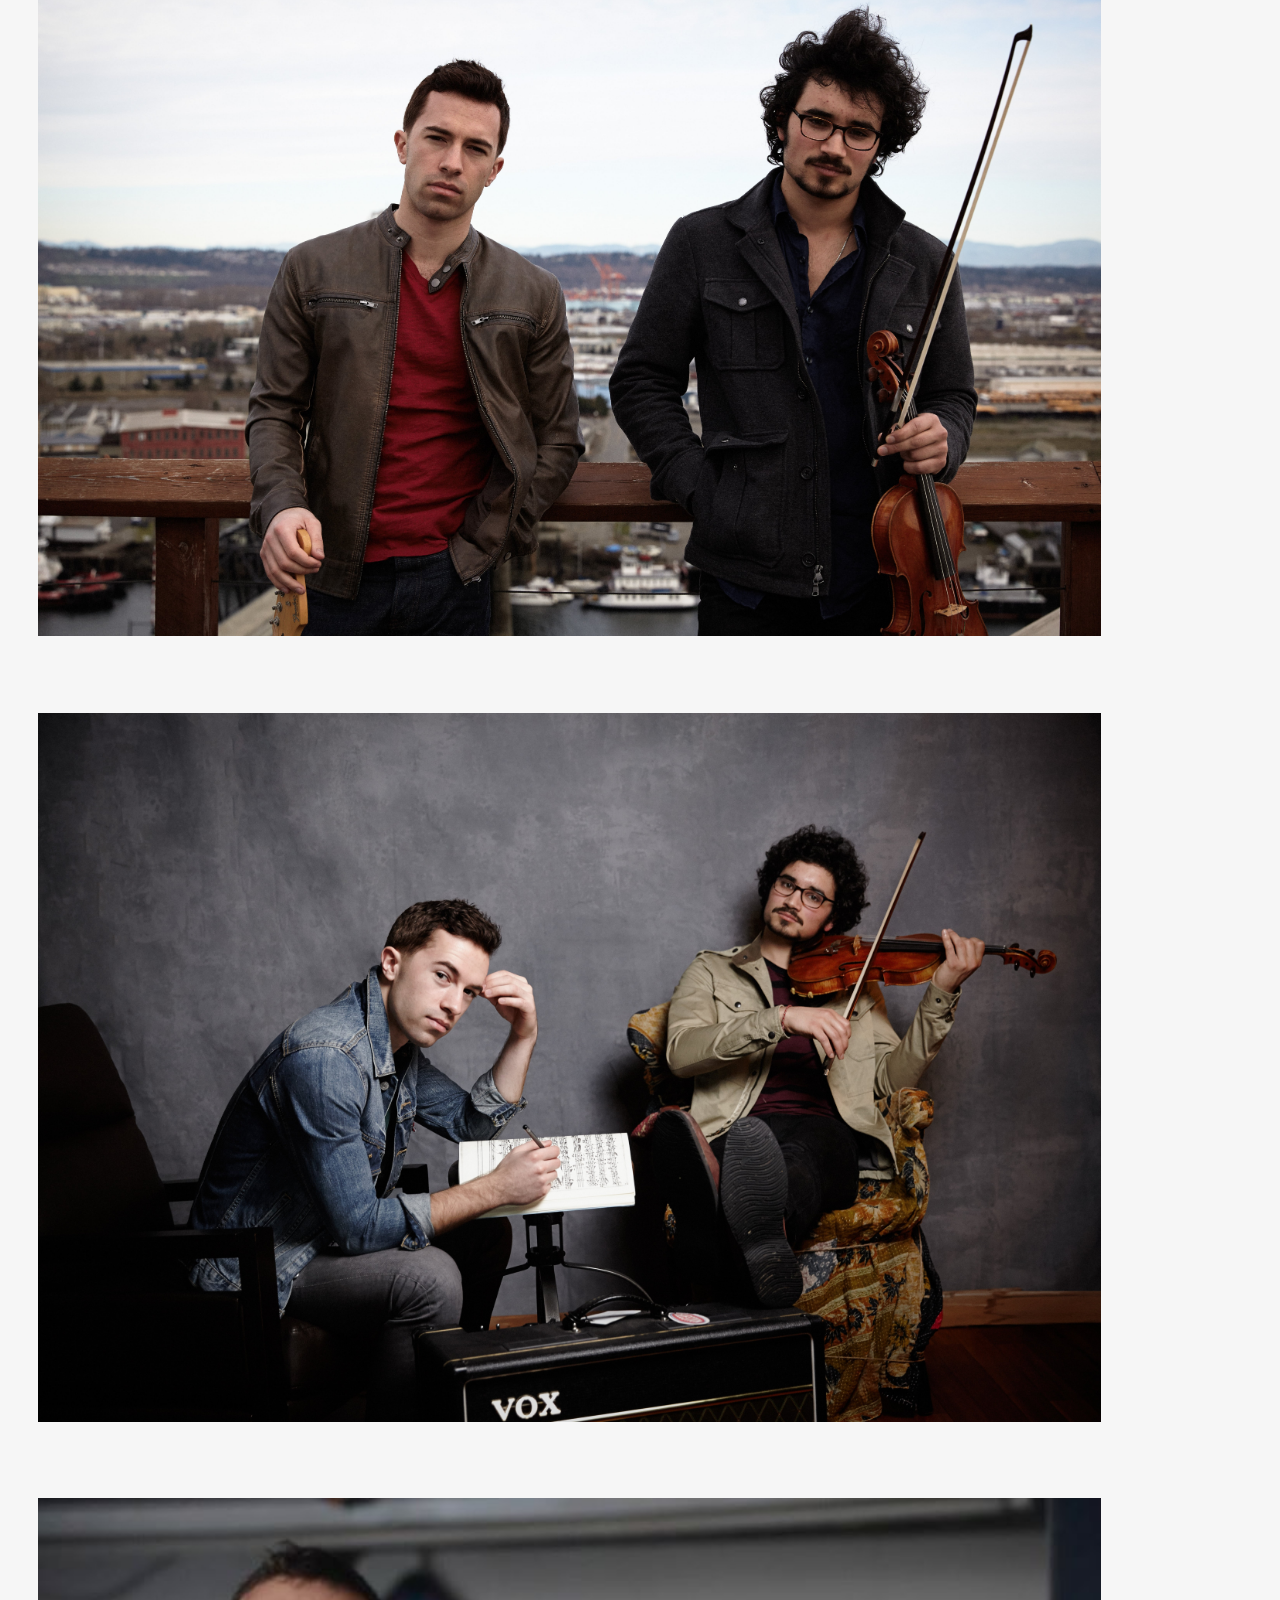
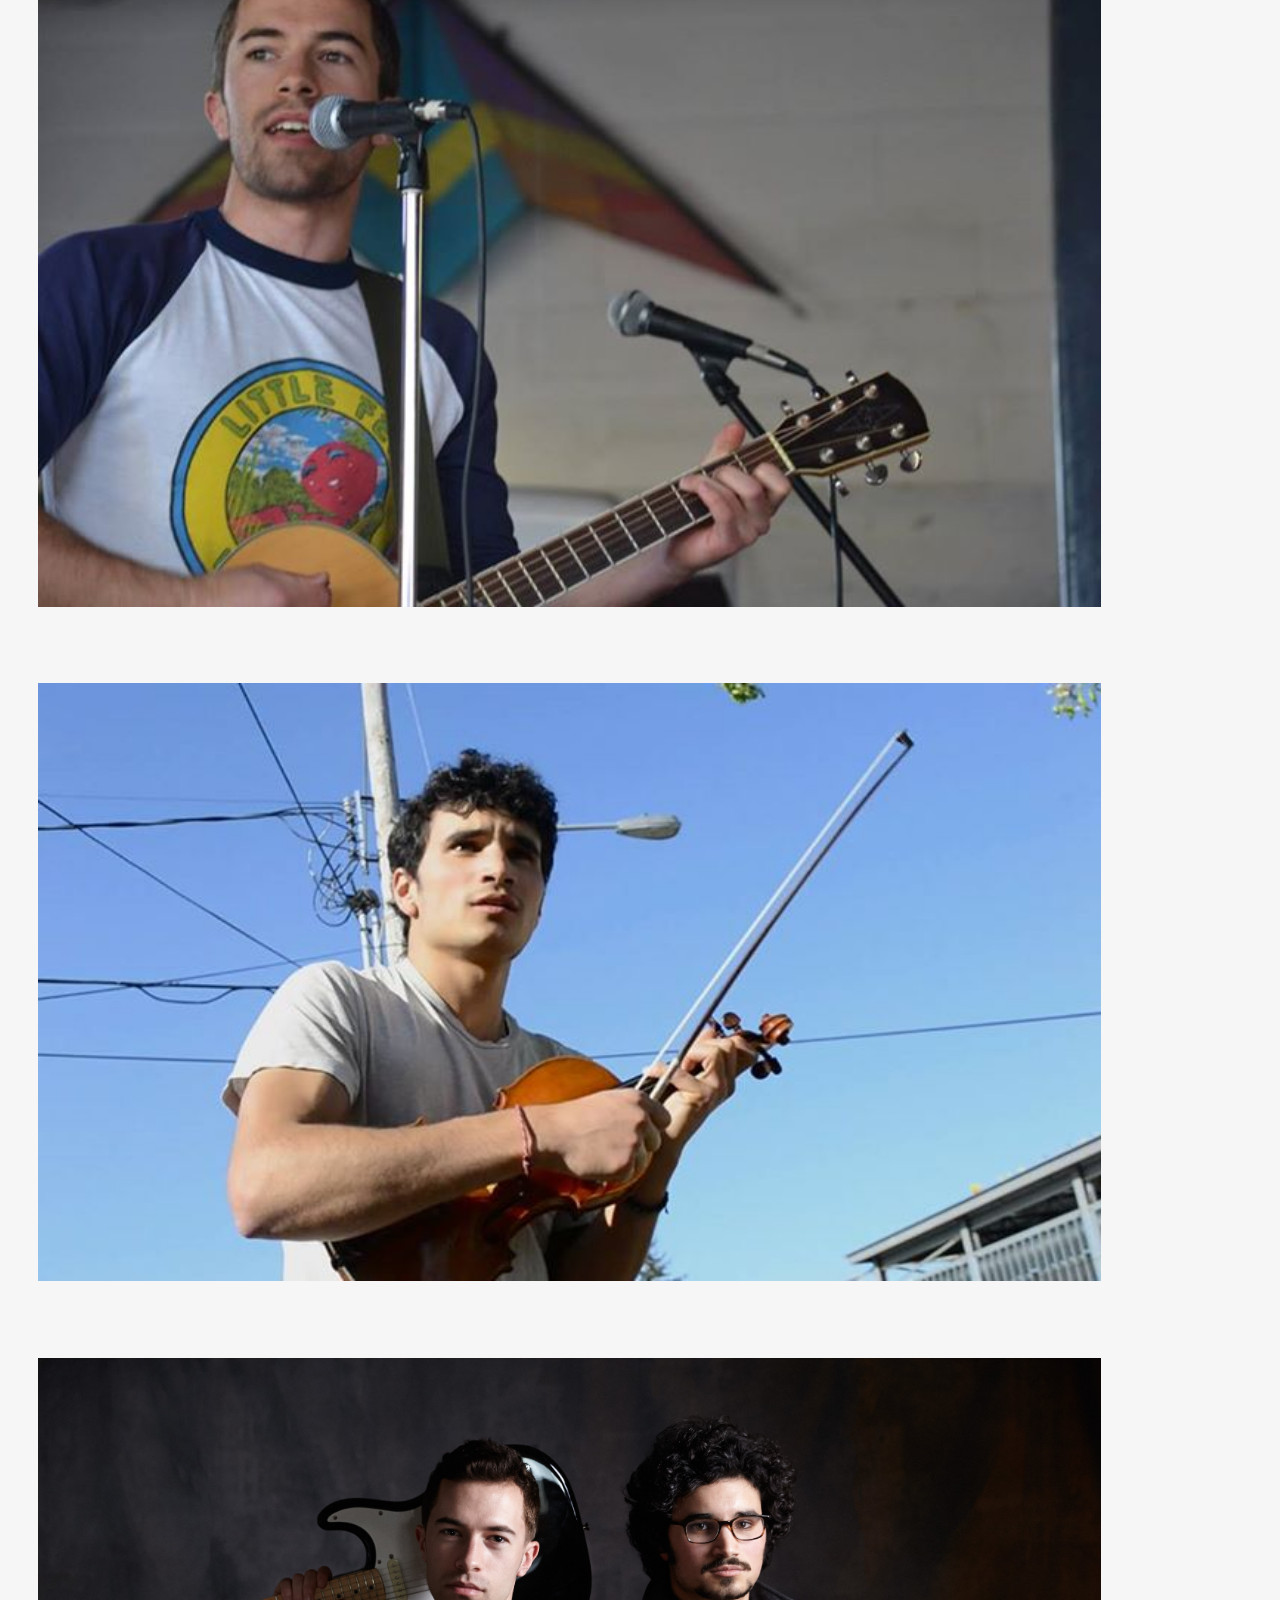
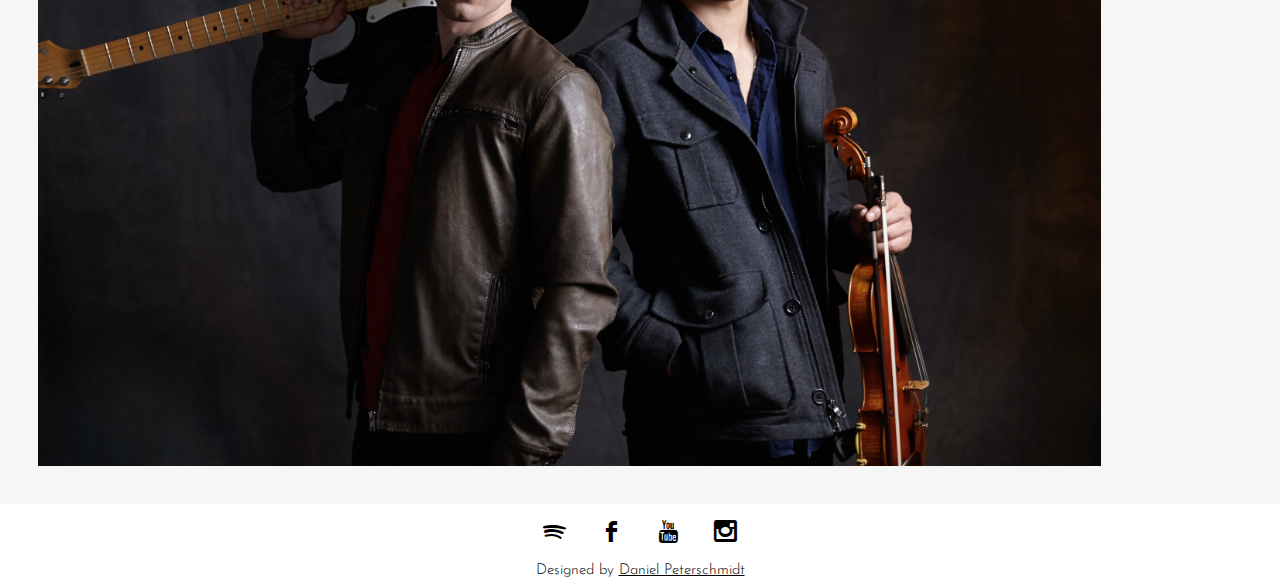
<file: photos.html>
<!DOCTYPE html>
<html>
<head>
	<meta charset="utf-8">
    <meta http-equiv="X-UA-Compatible" content="IE=edge">
    <meta name="viewport" content="width=device-width, initial-scale=1">
    <meta name="description" content="">
    <meta name="author" content="">

	<title>TULLY & MEI</title>
	<!-- Bootrstrap -->
	<link rel="stylesheet" href="https://maxcdn.bootstrapcdn.com/bootstrap/3.3.4/css/bootstrap.min.css">
	<!-- Stylesheet -->
	<link rel="stylesheet" type="text/css" href="test.css">
	<!-- Font -->
	<link href='http://fonts.googleapis.com/css?family=Josefin+Sans:100,300,300italic,400,600' rel='stylesheet' type='text/css'>

<script>
  (function(i,s,o,g,r,a,m){i['GoogleAnalyticsObject']=r;i[r]=i[r]||function(){
  (i[r].q=i[r].q||[]).push(arguments)},i[r].l=1*new Date();a=s.createElement(o),
  m=s.getElementsByTagName(o)[0];a.async=1;a.src=g;m.parentNode.insertBefore(a,m)
  })(window,document,'script','https://www.google-analytics.com/analytics.js','ga');

  ga('create', 'UA-80905819-1', 'auto');
  ga('send', 'pageview');

</script>
</head>

<body>

<h4 class = "mobile">TULLY & MEI</h4>

<nav class="navbar navbar-default">
  <div class="navbar-header">
  <!-- Hamburger button -->
    <button type="button" class="navbar-toggle collapsed" data-toggle="collapse" data-target="#navbar" aria-expanded="false" aria-controls="navbar">
        <span class="sr-only">Toggle navigation</span>
        <span class="icon-bar"></span>
        <span class="icon-bar"></span>
        <span class="icon-bar"></span>
    </button>
  </div>
  <div id = "navbar" class="navbar-collapse collapse">
  <ul class="nav nav-stacked">
      <li><a href="/index.html">Home</a></li>
      <li><a href="/music.html">Our Music</a></li>
      <li><a href="/news.html">News</a></li>
      <li class = "active"><a href="/photos.html">Photos</a></li>
      <li><a href="/commissions.html">Commission A Song</a></li>
      <li><a href="/book.html">Book A Show</a></li>
  </ul>  
  </div>
</nav>

<h2>PHOTOS</h2>

<img class = "poster" src="/images/Metronome2.jpg" alt = "three met" >
<img class = "poster" src="/images/Metronome3.jpg" alt = "center three met">
<img class = "poster" src="/images/4.jpg" alt = "tacoma">
<img class = "poster" src="/images/5.jpg" alt = "studio">
<img class = "poster" src="/images/Liam2.jpg" alt = "live">
<img class = "poster" src="/images/Johnny2.jpg" alt = "johnny">
<img class = "poster" src="/images/last.jpg" alt = "studio 2">

<div class = "footer" style = "background-color:white;">
  <ul class="soc2">
  <li><a class="soc2-spotify" href="https://open.spotify.com/artist/3nVclcAU2qHVFrPugK64OB" target="_blank"></a></li>
  <li><a class="soc2-facebook" href="https://www.facebook.com/tullyandmei" target="_blank"></a></li>
  <li><a class="soc2-youtube" href="https://www.youtube.com/channel/UC_TkJ2dtig-dR8jE1YTp8dA" target="_blank"></a></li>
  <li><a class="soc2-instagram soc2-icon-last" href="https://instagram.com/tullyandmei/" target="_blank"></a></li>
</ul>
<!-- <br> -->
	Designed by <a style = "color:black; text-decoration:underline;" href="http://danielpeterschmidt.com">Daniel Peterschmidt</a>
</div>

<script src="https://ajax.googleapis.com/ajax/libs/jquery/2.1.3/jquery.min.js"></script>
<script src="https://maxcdn.bootstrapcdn.com/bootstrap/3.3.5/js/bootstrap.min.js"></script>

</body>
</html>
</file>
<file: test.css>
/*Phone*/

@font-face {
    font-family: 'si';
    src: url('/socicon.eot');
    src: url('/socicon.eot?#iefix') format('embedded-opentype'),
         url('/socicon.woff') format('woff'),
         url('/socicon.ttf') format('truetype'),
         url('/socicon.svg#icomoonregular') format('svg');
    font-weight: normal;
    font-style: normal;
 
}
 
@media screen and (-webkit-min-device-pixel-ratio:0) {
    @font-face {
        font-family:si;
        src: url(/socicon.svg) format(svg);
    }
}

.soc li {
    display:inline-block;
    *display:inline;
    zoom:1;
}

.soc li a {
    font-family:si!important;
    font-style:normal;
    font-weight:400;
    -webkit-font-smoothing:antialiased;
    -moz-osx-font-smoothing:grayscale;
    -webkit-box-sizing:border-box;
    -moz-box-sizing:border-box;
    -ms-box-sizing:border-box;
    -o-box-sizing:border-box;
    box-sizing:border-box;
    overflow:hidden;
    text-decoration:none;
    text-align:center;
    display:block;
    position: relative;
    z-index: 1;
    width: 63px;
    height: 63px;
    line-height: 63px;
    font-size: 34px;
    -webkit-border-radius: 10px;
    -moz-border-radius: 10px;
    border-radius: 10px;
    color: black;
    background-color: transparent;
}

.soc li a:hover {
	color: #e21d27;
}

.soc-icon-last{
    margin:0 !important;
}

.soc-facebook:before {
    content:'b';
}
.soc-youtube:before {
    content:'r';
}
.soc-instagram:before {
    content:'x';
}
.soc-spotify:before {
    content:'o';
}

.soc2 {
    overflow:hidden;
    margin:0; padding:0;
    list-style:none;
    position: inherit;
    text-align: center;
}

.soc2 li {
    display:inline-block;
    *display:inline;
    zoom:1;
}

.soc2 li a {
    font-family:si!important;
    font-style:normal;
    font-weight:400;
    -webkit-font-smoothing:antialiased;
    -moz-osx-font-smoothing:grayscale;
    -webkit-box-sizing:border-box;
    -moz-box-sizing:border-box;
    -ms-box-sizing:border-box;
    -o-box-sizing:border-box;
    box-sizing:border-box;
    overflow:hidden;
    text-decoration:none;
    text-align:center;
    display:block;
    position: relative;
    z-index: 1;
    width: 42px;
    height: 42px;
    line-height: 42px;
    font-size: 23px;
    -webkit-border-radius: 10px;
    -moz-border-radius: 10px;
    border-radius: 10px;
    margin-right: 10px;
    color: black;
    background-color: white;
}

.soc2 li a:hover {
	color: #e21d27;
}

.soc2-icon-last{
    margin:0 !important;
}

.soc2-facebook:before {
    content:'b';
}
.soc2-youtube:before {
    content:'r';
}
.soc2-instagram:before {
    content:'x';
}
.soc2-spotify:before {
    content:'o';
}

.logo {
    width: 90%;
    /*float: left;*/
    /*margin-left: 1%;*/
    /*margin-top: 1%;*/
}


#emf-logo, #emf-logo a {
	display: none !important;
}

#emf-container .emf-head-widget, #emf-container li .emf-section-separator {
	display: none;
}

.juicer-feed .j-meta a {
	display: none;
}

.juicer-feed.loaded {
    /*padding: 0% 4% 0% 0%;*/
    max-width: 100%;
    top: 0%;
}

.mobile {
	display: inline;
}

.active {
	font-weight: 400;
}

.navbar {
	border: none;
	margin-bottom: 0px;
	background-color: transparent;
}

.navbar-collapse {
	padding-left: 0px;
	padding-right: 0px;
}

.navbar-nav {
	margin-right: 4%;
	font-size: 1.1em;
	padding-top: 3px;
	padding-bottom: 8px;
}

.navbar-default .navbar-toggle {
	margin-top: 17px;
}

.navbar-nav>li>a {
	padding-top: 20px;
}

.navbar-default .navbar-nav>li>a {
	color: black;
	font-weight: 300;
}

.navbar-default .navbar-nav>.active>a, .navbar-default .navbar-nav>.active>a:focus, .navbar-default .navbar-nav>.active>a:hover {
	background-color: white;
	font-weight: 700;
}

.nav-pills>li.active>a {
	background-color: transparent;
    font-weight: 400;
    color: black;
}

.nav-pills>li.active>a:hover {
	background-color: transparent;
    color: black;
}

html, body {
  	font-family: 'Josefin Sans', sans-serif;
    color: black;
    text-align: center;
	background-color: rgb(246, 246, 246);
	height: 100%;

}

hr {
	margin-top: 10px;
	margin-bottom: 10px;
}

.buffer {
    margin: 5% 5%;
}

.header {
	font-size: 3.875em; /*62/16*/
	color: black;
	font-weight: 400;
	margin-left: 1%;
    margin-right: 1%;
}

.menu {
	font-size: 1.875em; /*30/16*/
	font-weight: 300;
	margin-left: 100px;
    margin-right: 100px;
}

h1 {
	font-size: 2.625em; /*42/16*/
	margin: 0;
}

h2 {
    font-size: 2.9625em;
    font-weight: 300;
    color: black;
    margin: 0% 2% 0% 2%;
    display: none;
}

h3 {
	font-weight: 300;
	font-style: italic;
	color: black;
	text-align: center;
	font-size: 20px;
	margin-bottom: 28px;
}

h4 {
	font-size: 22px;
	margin-top: 6%;
	margin-left: 4%;
	float: left;
	font-weight: 600;
}

table {
	width: 100%;
}

td, th {
	width: 33%;
	display: inline-block;
	margin-top: 1%;
  	margin-bottom: 1%;
}

label {
	font-weight: 300;
	text-align: left;
	display: flex;
}

.footer {
	padding-top: 10px; 
	font-size: 1.1875em;
	font-weight: 300;
	color: black;
	padding: 0.5%;
	/*background-color: rgb(246, 246, 246);*/
	background-color: transparent;
	font-size: 15px;
}

p {
	text-align: left;
	margin-top: 5%;
	margin-bottom: 5%;
	font-weight: 300;
	font-size: 1.1875em; /*19/16*/
	padding-left: 3%;
  	padding-right: 3%;
}

.screenshot {
	width: 80%;
	margin: 2% 0% 2% 0%;
	border-style: solid;
	border-width: 1px;
	border-color: grey; 
}

.imgmedium {
	width: 80%;
	margin: 2% 0% 2% 0%;
}

.imglarge {
	width: 80%;
	margin: 2% 0% 2% 0%;
}

.imgsmall {
	width: 80%;
	margin: 2% 0% 2% 0%;
}

.screenshot_b {
	width: 80%;
	margin: 2% 0% 2% 0%;
	border-style: solid;
	border-width: 1px;
	border-color: grey; 
}

.form-group {
	text-align: center;
	margin-left: 5%;
	margin-right: 5%;
	font-weight: 300;
}

.form-control {
	width: 100%;
}

.btn {
	margin-bottom: 14px;
	margin-left: 5%;
}

.tour {
	background-color: white;
	/*margin-top: 35%;*/
	/*position: relative;*/
}

a {
	color: black;
}

a:hover {
	color: black;
	text-decoration: none;
}

.title {
	display: none;
}

.btn {
	font-weight: 300;
	padding: 8px 61px;
}

.btn-group {
	/*margin: 1% 0% 0% 3%;*/
}

.pull-left {
	display: inline-block;
	margin-left: 2%;
	margin-right: 2%;
}

.poster {
	width: 90%;
    text-align: left;
    margin: 3% 5% 3% 5%;
}

.embed-container{
	max-width: 93%;
}

.wrapper {
	min-height: 100%;
	height: auto !important;
	height: 100%;
	margin: 0 auto -4em;
}

.soc {
    overflow:hidden;
    margin:0; padding:0;
    list-style:none;
    margin-left: -1%;
    margin-bottom: 1%;
    position: initial;
    text-align: center;
    padding-left: 3%;
	margin-top: -2%;
}

.album {
	width: 56%;
}

.album_subtitle {
    text-align: center;
    font-size: 30px;
    margin: 2% 19%;
}

.tablet {
	display: none;
}

/*.footer, .push {
	height: 4em;
}*/

/*Tablet*/
@media (min-width: 768px) { 

.logo {
    width: 77%;
    padding: 20px;
    margin-left: -1%;
    
    /*float: left;*/
    /*margin-left: 1%;*/
    /*margin-top: 1%;*/
}

.buffer {
    margin: 0% 12%;
}

.navbar-nav {
	float: right;
}

.nav {
    margin-left: 88%;
}

.mobile {
	display: none;
}

.tablet {
	display: inherit;
    text-align: center;
    font-size: 71px;
    font-weight: 500;
}

.tour {
	position: fixed;
    bottom: 0;
    width: 100%;
}

h2 {
	text-align: left;
	font-size: 42px;
	color: black;
	margin-left: 2.5%;
	margin-top: 2%;
    display: inherit;
}

h3 {
	margin-left: 3%;
	margin-right: 50%;
	font-weight: 300;
	font-style: italic;
	color: black;
	text-align: left;
	font-size: 20px;
	margin-bottom: 28px;
}

ol, ul {
	margin-top: 0;
	/*margin-bottom: 10px;*/
	list-style-type: none;
	text-align: right;
	position: fixed; /*comment*/
	/*display: inline-block;*/
	top: 5%; /*comment*/
	padding-left: 88%;
	font-weight: 100;
	line-height: 21px;
}

li:hover {
	background-color: transparent;
}

.form-group {
	text-align: left;
	margin-left: 3%;
	font-weight: 300;
}

.form-control {
	width: 83%;
}

.btn {
	margin-left: 3%;
}

.title {
	text-align: left;
	font-weight: 300;
	font-size: 70px;
	/*position: fixed;*/
	color: black;
	padding-left: 3%;
	margin-top: -2%;
	display: none;
}

.poster {
	width: 85%;
    margin: 3% 8% 3% 0%;
}

.album {
    width: 59%;
    /* position: absolute; */
    /* top: 7%; */
    /* left: 39%; */
}

.album_subtitle {
    /* width: 22%; */
    /* position: absolute; */
    /* top: 41%; */
    /* left: 42%; */
    padding: 3% 24%;
    text-align: center;
    font-size: 30px;
    margin: 0;
}

.soc {
	margin-left: 0;
	margin-bottom: 0;
	padding-left: 0;

}

@media (min-width: 865px) {
.title {
	display: inherit;
}

.tablet {
	display: none;
}

.album {
    width: 30%;
    position: absolute;
    top: 7%;
    left: 39%;
}

.album_subtitle {
    width: 30%;
    position: absolute;
    top: 52%;
    left: 39%;
    text-align: center;
    font-size: 25px;
    margin: 0;
    padding: 0;
}

.soc {
	text-align: left;
    margin-left: -1%;
    margin-bottom: 1%;
    padding-left: 3%;
}
}

/*Desktop*/
@media (min-width: 992px) {

html, body {
    background-image: url("/images/wall-min.jpg");
    background-size: 100%;
    background-repeat: no-repeat;
	background-attachment: fixed;
	background-position-y: 8.8%;
}

.logo {
    /*width: 200px;*/
    /*float: left;*/
    /*margin-left: 1%;*/
    /*margin-top: 1%;*/
}
}

.navbar-nav {
	float: right;
	margin-left: 2%;
	font-size: 1.1em;
}

.title {
	text-align: left;
	font-weight: 400;
	font-size: 95px;
	/*position: fixed;*/
	color: black;
	padding-left: 3%;
}

h1 {
  margin: -36% 20% 0% 20%;
  font-size: 50px;
  color: white;
  border-style: solid;
  border-width: 5px;
  padding: 1% 1% 1% 1%;
  position: absolute;
}

td, th {
	width: 29%;
	margin: 2% 2% 2% 2%;
	font-size: 28px;
	font-weight: 300;
}


p {
	margin-left: 10%;
 	margin-right: 35%;
 	margin-top: 1%;
 	margin-bottom: 1%;
 	display: inline-block;
 	padding-left: 0%;
  	padding-right: 0%;
}

td, th {
	width: 29%;
}

.form-group {
	text-align: left;
	margin-left: 3%;
	font-weight: 300;
}

.form-control {
	width: 50%;
}

.btn {
	margin-bottom: 14px;
	margin-left: 3%;
}

.pull-left {
    float: left!important;
	display: inline-block;
	margin-left: 5%;
	margin-right: 70%;
	margin-bottom: 2%;
}

.poster {
    width: 83%;
    margin: 3% 11% 3% 0%;
}

.embed-container{
	max-width: 88%;
}

.album {
    width: 30%;
    position: absolute;
    top: 7%;
    left: 39%;
}

.album_subtitle {
    width: 28%;
    position: absolute;
    top: 52%;
    left: 40%;
    text-align: center;
    font-size: 25px;
    margin: 0;
}

@media (min-width: 1050px) {
.album_subtitle {
	width: 25%;
    position: absolute;
    top: 58%;
    left: 42%;
    text-align: center;
    font-size: 25px;
}

@media (min-width: 1111px) {
.album {
	width: 28%;
    position: absolute;
    top: 7%;
    left: 39%;
}

.album_subtitle {
	width: 23%;
    position: absolute;
    top: 58%;
    left: 42%;
    text-align: center;
    font-size: 25px;
}
}

@media (min-width: 1200px) {
.album {
	width: 28%;
    position: absolute;
    top: 7%;
    left: 39%;
}

.album_subtitle {
	width: 23%;
    position: absolute;
    top: 60%;
    left: 42%;
    text-align: center;
    font-size: 25px;
}
}

@media (min-width: 1680px) {
.album {
	width: 28%;
    position: absolute;
    top: 7%;
    left: 39%;
}

.album_subtitle {
	width: 22%;
    position: absolute;
    top: 67%;
    left: 42%;
    text-align: center;
    font-size: 25px;
}
}



/*@font-face {
    font-family: 'si';
    src: url('/socicon.eot');
    src: url('/socicon.eot?#iefix') format('embedded-opentype'),
         url('/socicon.woff') format('woff'),
         url('/socicon.ttf') format('truetype'),
         url('/socicon.svg#icomoonregular') format('svg');
    font-weight: normal;
    font-style: normal;
 
}
 
@media screen and (-webkit-min-device-pixel-ratio:0) {
    @font-face {
        font-family:si;
        src: url(/socicon.svg) format(svg);
    }
}

.soc li {
    display:inline-block;
    *display:inline;
    zoom:1;
}

.soc li a {
    font-family:si!important;
    font-style:normal;
    font-weight:400;
    -webkit-font-smoothing:antialiased;
    -moz-osx-font-smoothing:grayscale;
    -webkit-box-sizing:border-box;
    -moz-box-sizing:border-box;
    -ms-box-sizing:border-box;
    -o-box-sizing:border-box;
    box-sizing:border-box;
    overflow:hidden;
    text-decoration:none;
    text-align:center;
    display:block;
    position: relative;
    z-index: 1;
    width: 63px;
    height: 63px;
    line-height: 63px;
    font-size: 34px;
    -webkit-border-radius: 10px;
    -moz-border-radius: 10px;
    border-radius: 10px;
    color: black;
    background-color: transparent;
}

.soc li a:hover {
	color: #e21d27;
}

.soc-icon-last{
    margin:0 !important;
}

.soc-facebook:before {
    content:'b';
}
.soc-youtube:before {
    content:'r';
}
.soc-instagram:before {
    content:'x';
}
.soc-spotify:before {
    content:'o';
}

.soc2 {
    overflow:hidden;
    margin:0; padding:0;
    list-style:none;
    position: inherit;
    text-align: center;
}

.soc2 li {
    display:inline-block;
    *display:inline;
    zoom:1;
}

.soc2 li a {
    font-family:si!important;
    font-style:normal;
    font-weight:400;
    -webkit-font-smoothing:antialiased;
    -moz-osx-font-smoothing:grayscale;
    -webkit-box-sizing:border-box;
    -moz-box-sizing:border-box;
    -ms-box-sizing:border-box;
    -o-box-sizing:border-box;
    box-sizing:border-box;
    overflow:hidden;
    text-decoration:none;
    text-align:center;
    display:block;
    position: relative;
    z-index: 1;
    width: 42px;
    height: 42px;
    line-height: 42px;
    font-size: 23px;
    -webkit-border-radius: 10px;
    -moz-border-radius: 10px;
    border-radius: 10px;
    margin-right: 10px;
    color: black;
    background-color: white;
}

.soc2 li a:hover {
	color: #e21d27;
}

.soc2-icon-last{
    margin:0 !important;
}

.soc2-facebook:before {
    content:'b';
}
.soc2-youtube:before {
    content:'r';
}
.soc2-instagram:before {
    content:'x';
}
.soc2-spotify:before {
    content:'o';
}
*/
</file>
